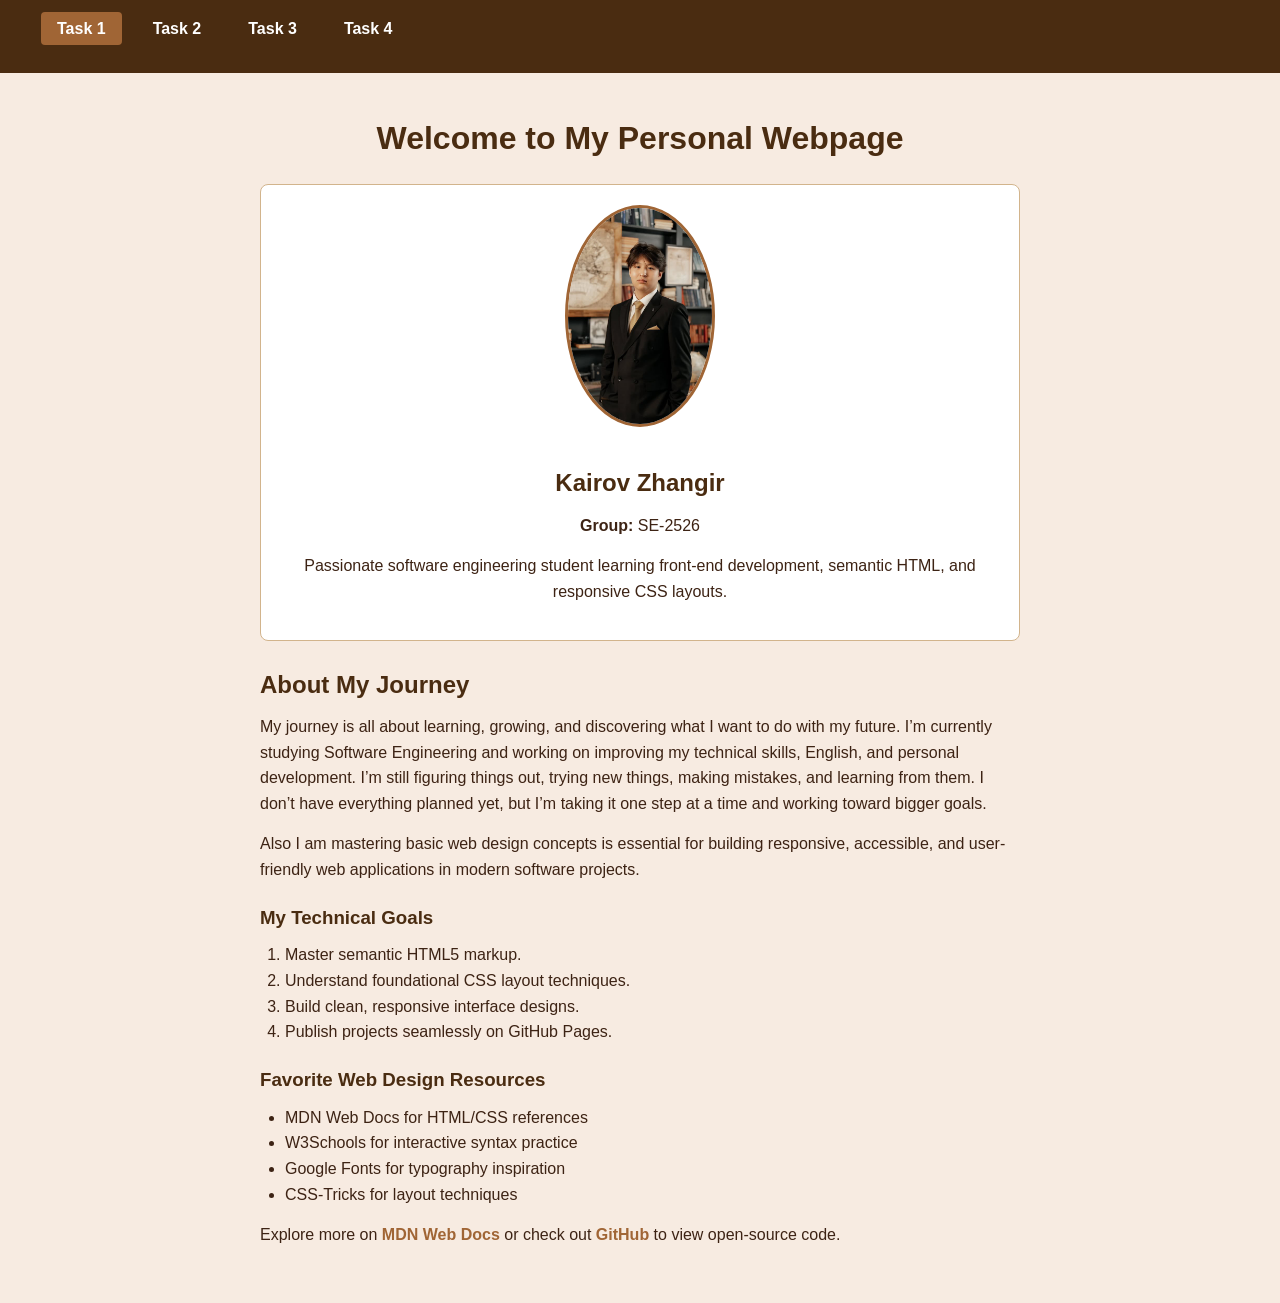
<file: index.html>
<!DOCTYPE html>
<html lang="en">
<head>
  <meta charset="UTF-8">
  <meta name="viewport" content="width=device-width, initial-scale=1.0">
  <title>Task 1: Personal Page</title>
  <link rel="stylesheet" href="styles.css">
</head>
<body>

  <nav class="navbar">
    <ul>
      <li><a href="index.html" class="active">Task 1</a></li>
      <li><a href="task2.html">Task 2</a></li>
      <li><a href="task3.html">Task 3</a></li>
      <li><a href="task4.html">Task 4</a></li>
    </ul>
  </nav>

  <main class="container">
    <h1 id="main-title">Welcome to My Personal Webpage</h1>
    
    <section class="profile-card">
      <img src="pfp.jpg" alt="Profile Picture" class="profile-img">
      <h2>Kairov Zhangir</h2>
      <p><strong>Group:</strong> SE-2526</p>
      <p>Passionate software engineering student learning front-end development, semantic HTML, and responsive CSS layouts.</p>
    </section>

    <article>
      <h2>About My Journey</h2>
      <p>My journey is all about learning, growing, and discovering what I want to do with my future. I’m currently studying Software Engineering and working on improving my technical skills, English, and personal development. I’m still figuring things out, trying new things, making mistakes, and learning from them. I don’t have everything planned yet, but I’m taking it one step at a time and working toward bigger goals.</p>
      <p>Also I am mastering basic web design concepts is essential for building responsive, accessible, and user-friendly web applications in modern software projects.</p>
      
      <h3>My Technical Goals</h3>
      <ol>
        <li>Master semantic HTML5 markup.</li>
        <li>Understand foundational CSS layout techniques.</li>
        <li>Build clean, responsive interface designs.</li>
        <li>Publish projects seamlessly on GitHub Pages.</li>
      </ol>

      <h3>Favorite Web Design Resources</h3>
      <ul>
        <li>MDN Web Docs for HTML/CSS references</li>
        <li>W3Schools for interactive syntax practice</li>
        <li>Google Fonts for typography inspiration</li>
        <li>CSS-Tricks for layout techniques</li>
      </ul>

      <p>
        Explore more on 
        <a href="https://developer.mozilla.org" target="_blank" rel="noopener">MDN Web Docs</a> 
        or check out 
        <a href="https://github.com" target="_blank" rel="noopener">GitHub</a> to view open-source code.
      </p>
    </article>
  </main>

</body>
</html>
</file>
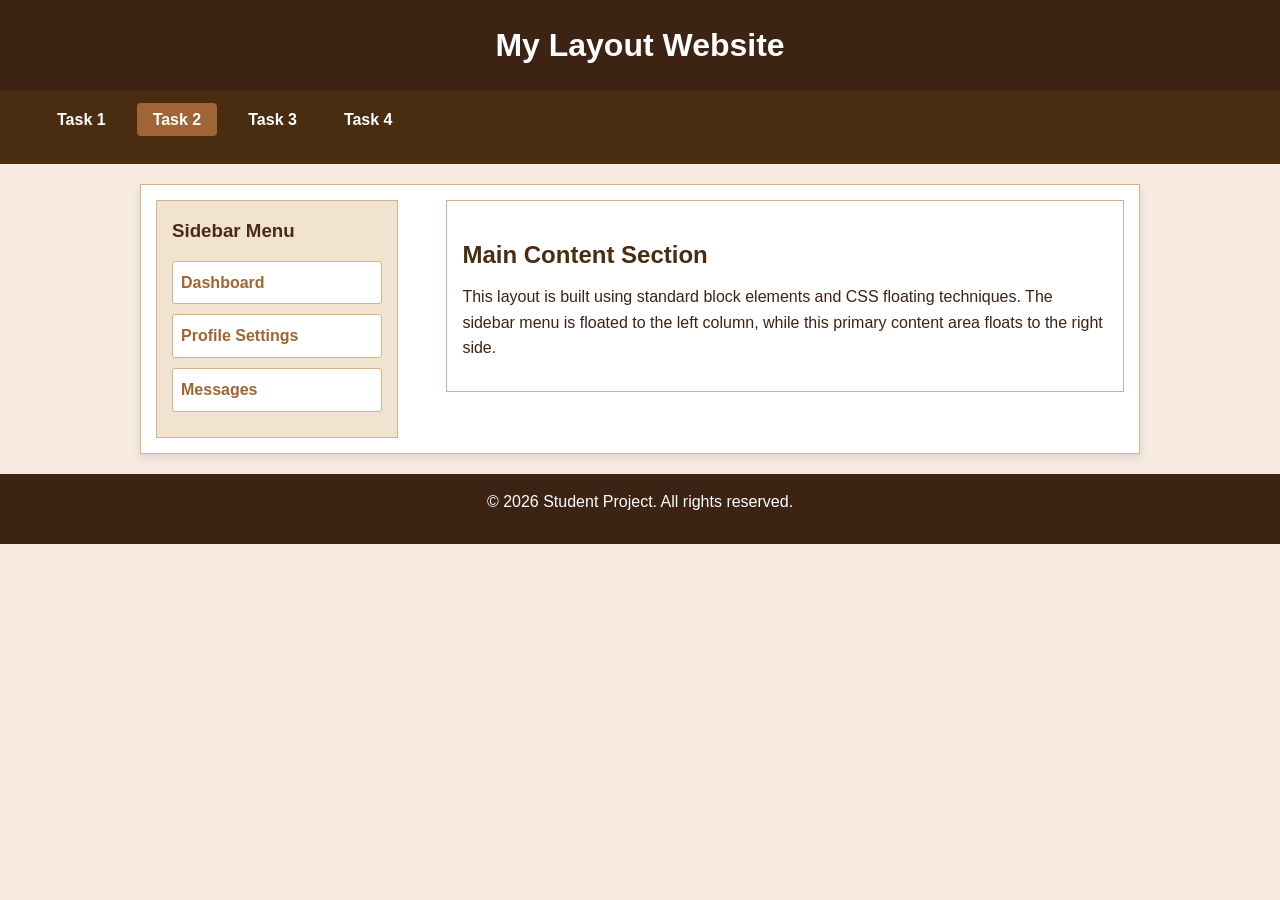
<file: task2.html>
<!DOCTYPE html>
<html lang="en">
<head>
  <meta charset="UTF-8">
  <meta name="viewport" content="width=device-width, initial-scale=1.0">
  <title>Task 2: Webpage Layout</title>
  <link rel="stylesheet" href="styles.css">
</head>
<body>

  <div class="header">
    <h1>My Layout Website</h1>
  </div>

  <div class="navbar">
    <ul>
      <li><a href="index.html">Task 1</a></li>
      <li><a href="task2.html" class="active">Task 2</a></li>
      <li><a href="task3.html">Task 3</a></li>
      <li><a href="task4.html">Task 4</a></li>
    </ul>
  </div>

  <div class="main-container">
    <div class="sidebar">
      <h3>Sidebar Menu</h3>
      <ul>
        <li><a href="#section1">Dashboard</a></li>
        <li><a href="#section2">Profile Settings</a></li>
        <li><a href="#section3">Messages</a></li>
      </ul>
    </div>

    <div class="content">
      <h2>Main Content Section</h2>
      <p>This layout is built using standard block elements and CSS floating techniques. The sidebar menu is floated to the left column, while this primary content area floats to the right side.</p>
    </div>

    <div class="clearfix"></div>
  </div>

  <div class="footer">
    <p>&copy; 2026 Student Project. All rights reserved.</p>
  </div>

</body>
</html>
</file>
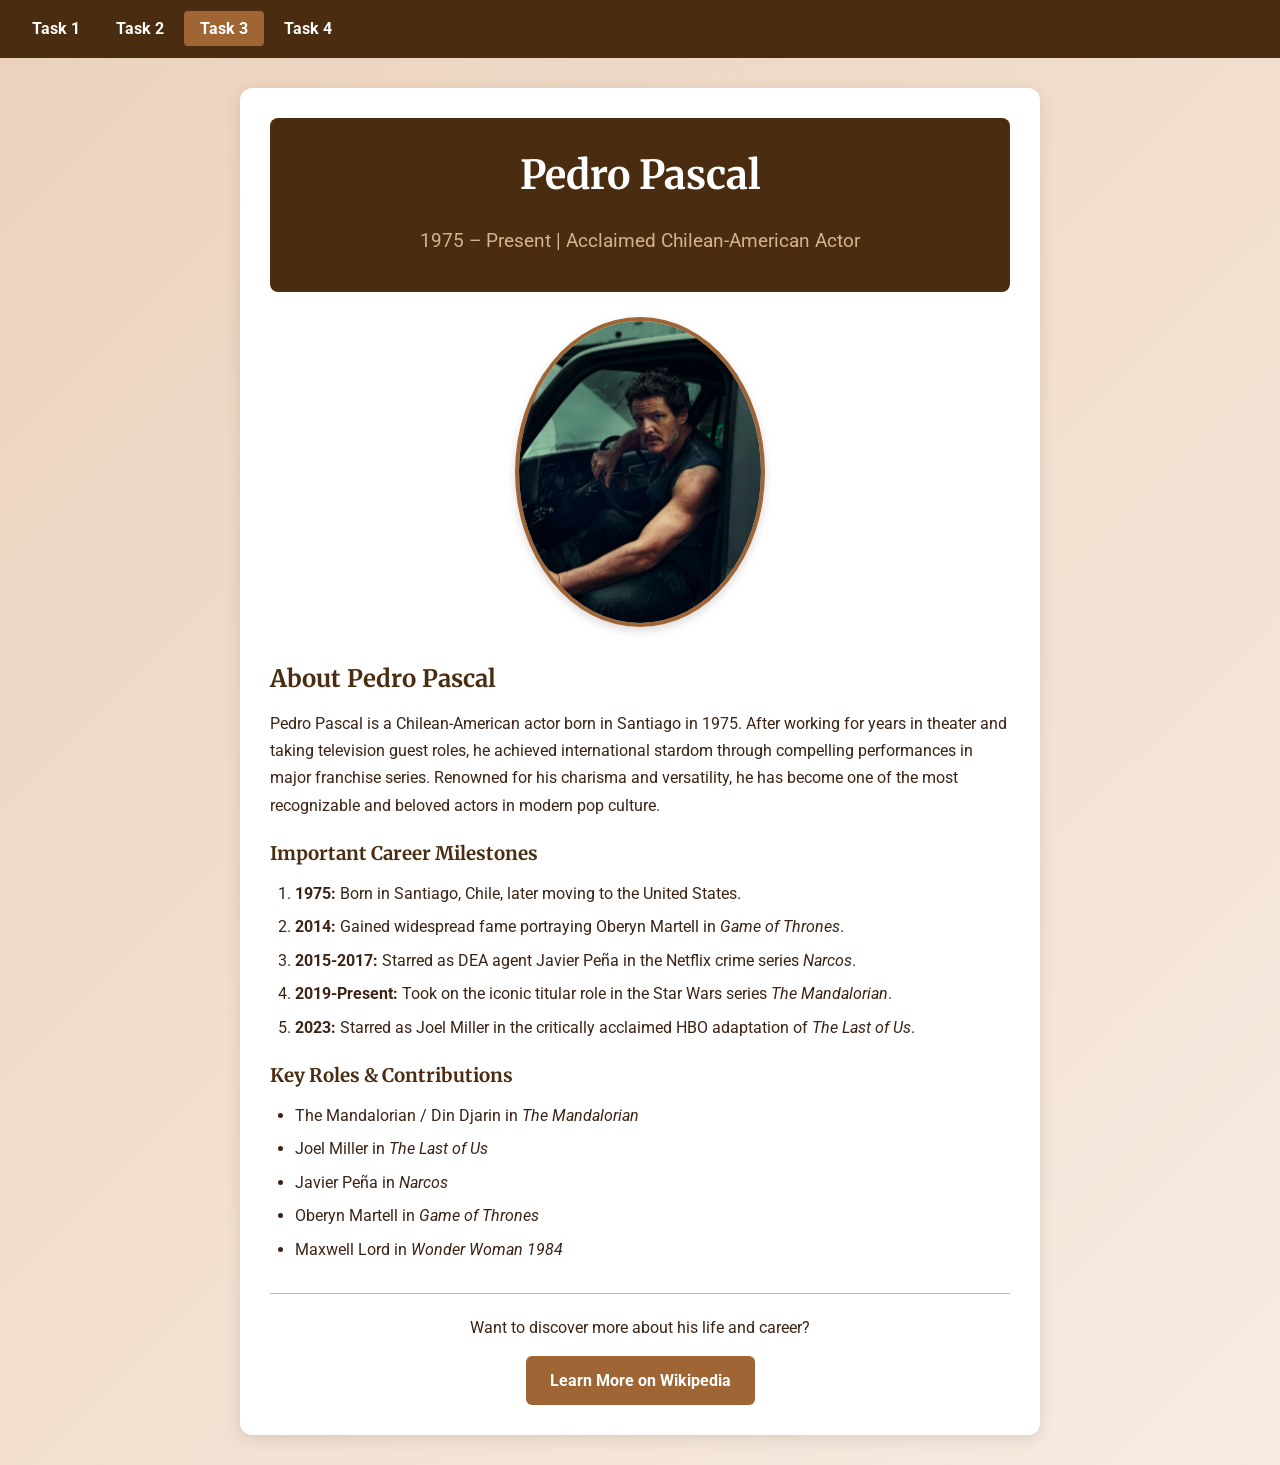
<file: task3.html>
<!DOCTYPE html>
<html lang="en">
<head>
  <meta charset="UTF-8">
  <meta name="viewport" content="width=device-width, initial-scale=1.0">
  <title>Task 3: Tribute Page - Pedro Pascal</title>
  
  <link rel="preconnect" href="https://fonts.googleapis.com">
  <link rel="preconnect" href="https://fonts.gstatic.com" crossorigin>
  <link href="https://fonts.googleapis.com/css2?family=Merriweather:ital,wght@0,400;0,700;1,400&family=Roboto:wght@400;700&display=swap" rel="stylesheet">
  
  <link rel="stylesheet" href="styles.css">
</head>
<body class="tribute-body">

  <nav class="navbar">
    <a href="index.html">Task 1</a>
    <a href="task2.html">Task 2</a>
    <a href="task3.html" class="active">Task 3</a>
    <a href="task4.html">Task 4</a>
  </nav>

  <div class="tribute-container">
    <header class="tribute-header">
      <h1>Pedro Pascal</h1>
      <h3>1975 – Present | Acclaimed Chilean-American Actor</h3>
    </header>

    <section class="tribute-image-section">
      <img src="pedro_forWEB.avif" alt="Portrait of Pedro Pascal" class="tribute-img">
    </section>

    <section class="tribute-content">
      <h2>About Pedro Pascal</h2>
      <p>
        Pedro Pascal is a Chilean-American actor born in Santiago in 1975. 
        After working for years in theater and taking television guest roles, he achieved international stardom through compelling performances in major franchise series. 
        Renowned for his charisma and versatility, he has become one of the most recognizable and beloved actors in modern pop culture.
      </p>

      <h3>Important Career Milestones</h3>
      <ol class="tribute-list">
        <li><strong>1975:</strong> Born in Santiago, Chile, later moving to the United States.</li>
        <li><strong>2014:</strong> Gained widespread fame portraying Oberyn Martell in <em>Game of Thrones</em>.</li>
        <li><strong>2015-2017:</strong> Starred as DEA agent Javier Peña in the Netflix crime series <em>Narcos</em>.</li>
        <li><strong>2019-Present:</strong> Took on the iconic titular role in the Star Wars series <em>The Mandalorian</em>.</li>
        <li><strong>2023:</strong> Starred as Joel Miller in the critically acclaimed HBO adaptation of <em>The Last of Us</em>.</li>
      </ol>

      <h3>Key Roles & Contributions</h3>
      <ul class="tribute-list">
        <li>The Mandalorian / Din Djarin in <em>The Mandalorian</em></li>
        <li>Joel Miller in <em>The Last of Us</em></li>
        <li>Javier Peña in <em>Narcos</em></li>
        <li>Oberyn Martell in <em>Game of Thrones</em></li>
        <li>Maxwell Lord in <em>Wonder Woman 1984</em></li>
      </ul>

      <div class="btn-container">
        <p>Want to discover more about his life and career?</p>
        <a href="https://en.wikipedia.org/wiki/Pedro_Pascal" target="_blank" class="btn">Learn More on Wikipedia</a>
      </div>
    </section>
  </div>

</body>
</html>
</file>
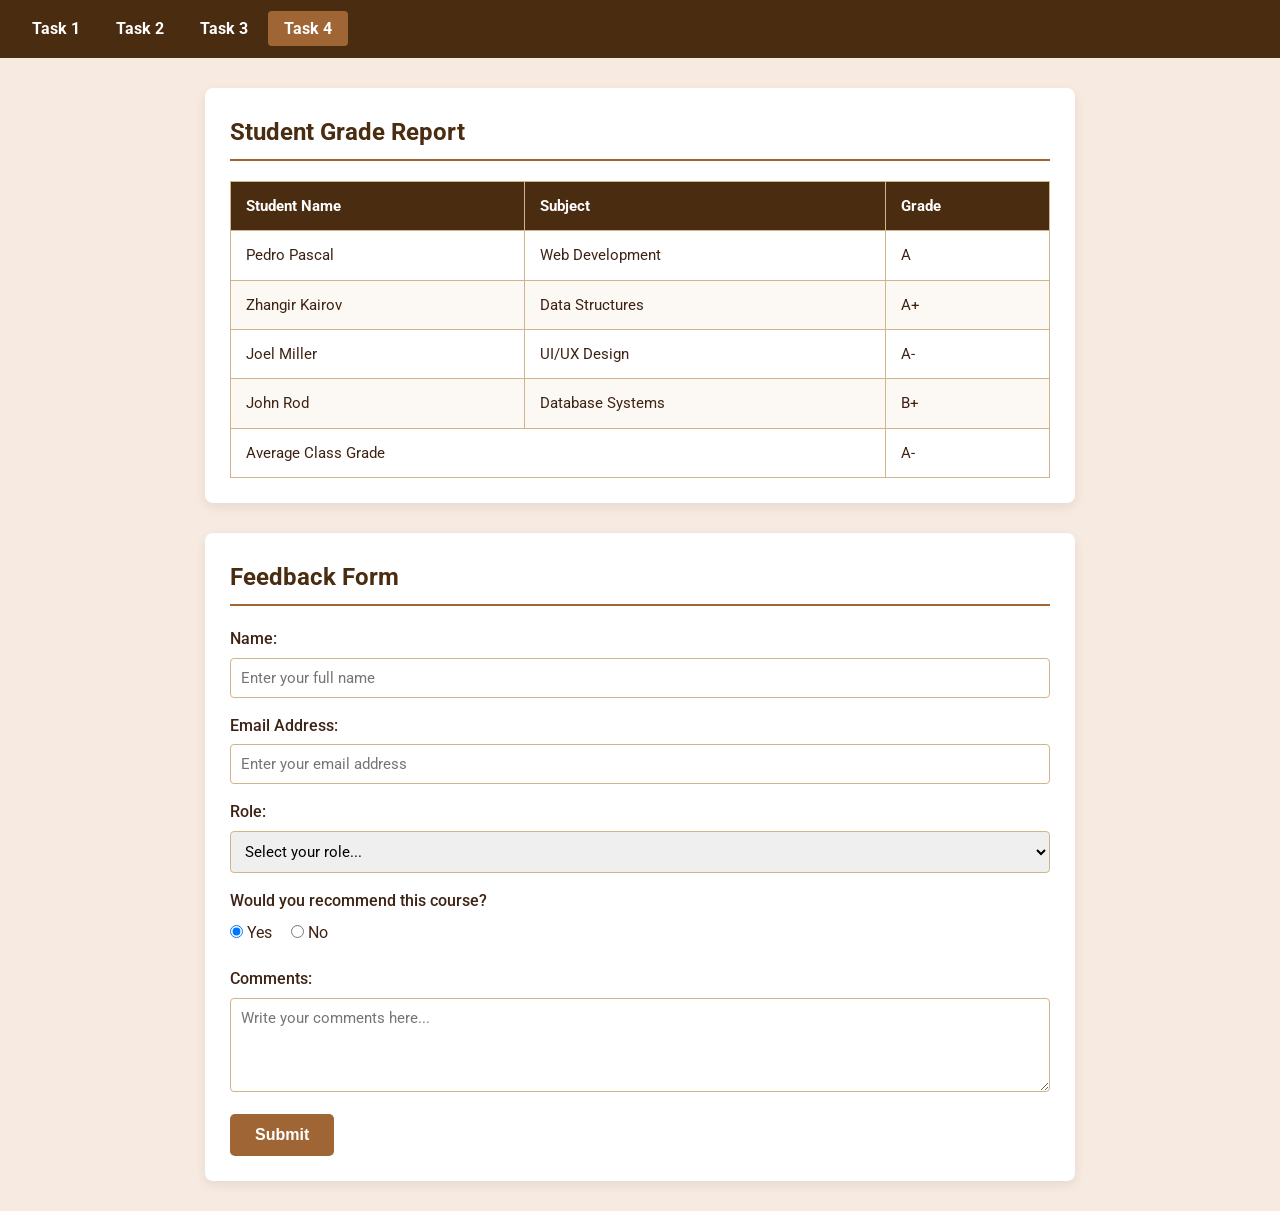
<file: task4.html>
<!DOCTYPE html>
<html lang="en">
<head>
  <meta charset="UTF-8">
  <meta name="viewport" content="width=device-width, initial-scale=1.0">
  <title>Task 4: CSS Table and Form</title>
  
  <link rel="preconnect" href="https://fonts.googleapis.com">
  <link rel="preconnect" href="https://fonts.gstatic.com" crossorigin>
  <link href="https://fonts.googleapis.com/css2?family=Roboto:wght@400;500;700&display=swap" rel="stylesheet">
  
  <link rel="stylesheet" href="styles.css">
</head>
<body class="task4-body">

  <nav class="navbar">
    <a href="index.html">Task 1</a>
    <a href="task2.html">Task 2</a>
    <a href="task3.html">Task 3</a>
    <a href="task4.html" class="active">Task 4</a>
  </nav>

  <div class="task4-container">
    
    <section class="section-block">
      <h2 id="table-heading">Student Grade Report</h2>
      <table class="styled-table">
        <thead>
          <tr>
            <th>Student Name</th>
            <th>Subject</th>
            <th>Grade</th>
          </tr>
        </thead>
        <tbody>
          <tr>
            <td>Pedro Pascal</td>
            <td>Web Development</td>
            <td>A</td>
          </tr>
          <tr class="highlight-row">
            <td>Zhangir Kairov</td>
            <td>Data Structures</td>
            <td>A+</td>
          </tr>
          <tr>
            <td>Joel Miller</td>
            <td>UI/UX Design</td>
            <td>A-</td>
          </tr>
          <tr>
            <td>John Rod</td>
            <td>Database Systems</td>
            <td>B+</td>
          </tr>
          <tr>
            <td colspan="2">Average Class Grade</td>
            <td>A-</td>
          </tr>
        </tbody>
      </table>
    </section>

    <section class="section-block">
      <form id="feedback-form-container" action="#" method="post" class="feedback-form">
        <h2>Feedback Form</h2>
        
        <div class="form-group">
          <label for="fullname">Name:</label>
          <input type="text" id="fullname" name="fullname" placeholder="Enter your full name" required>
        </div>

        <div class="form-group">
          <label for="email">Email Address:</label>
          <input type="email" id="email" name="email" placeholder="Enter your email address" required>
        </div>

        <div class="form-group">
          <label for="role">Role:</label>
          <select id="role" name="role" required>
            <option value="" disabled selected>Select your role...</option>
            <option value="Student">Student</option>
            <option value="Teacher">Teacher</option>
            <option value="Other">Other</option>
          </select>
        </div>

        <div class="form-group">
          <label>Would you recommend this course?</label>
          <div class="radio-group">
            <label><input type="radio" name="recommend" value="Yes" checked> Yes</label>
            <label><input type="radio" name="recommend" value="No"> No</label>
          </div>
        </div>

        <div class="form-group">
          <label for="comments">Comments:</label>
          <textarea id="comments" name="comments" rows="4" placeholder="Write your comments here..."></textarea>
        </div>

        <button type="submit" class="submit-btn">Submit</button>
      </form>
    </section>

  </div>

</body>
</html>
</file>
<file: styles.css>
* {
  box-sizing: border-box;
  margin: 0;
  padding: 0;
}

body {
  font-family: 'Segoe UI', Tahoma, Geneva, Verdana, sans-serif;
  font-size: 16px;
  line-height: 1.6;
  background-color: #f7ebe1;
  color: #3d2314;
}

.navbar {
  background-color: #4a2c11;
  padding: 1rem;
}

.navbar ul {
  list-style: none;
  display: flex;
  gap: 15px;
}

.navbar a {
  color: #ffffff;
  text-decoration: none;
  padding: 8px 16px;
  border-radius: 4px;
}

.navbar a:hover,
.navbar a.active {
  background-color: #a06535;
}

.container {
  max-width: 800px;
  margin: 20px auto;
  padding: 20px;
}

#main-title {
  color: #4a2c11;
  margin-bottom: 20px;
  text-align: center;
}

h2, h3 {
  color: #4a2c11;
  margin-top: 20px;
  margin-bottom: 10px;
}

p {
  margin-bottom: 15px;
}

ol, ul {
  margin-left: 25px;
  margin-bottom: 15px;
}

a {
  color: #a06535;
  text-decoration: none;
  font-weight: bold;
}

a:hover {
  color: #714321;
  text-decoration: underline;
}

.profile-card {
  background-color: #ffffff;
  border: 1px solid #d2b48c;
  border-radius: 8px;
  padding: 20px;
  margin-bottom: 25px;
  text-align: center;
}

.profile-img {
  max-width: 150px;
  width: 100%;
  height: auto;
  border-radius: 50%;
  border: 3px solid #a06535;
  margin-bottom: 10px;
}
.header {
  background-color: #3d2314;
  color: #ffffff;
  padding: 20px;
  text-align: center;
}

.main-container {
  width: 90%;
  max-width: 1000px;
  margin: 20px auto;
  background-color: #ffffff;
  padding: 15px;
  border: 1px solid #d2b48c;
  box-shadow: 0 4px 8px rgba(0, 0, 0, 0.1);
}

.sidebar {
  float: left;
  width: 25%;
  background-color: #f2e2d0;
  padding: 15px;
  border: 1px solid #d2b48c;
}

.sidebar h3 {
  margin-top: 0;
  margin-bottom: 15px;
}

.sidebar ul {
  list-style: none;
  padding: 0;
  margin: 0;
}

.sidebar li {
  margin-bottom: 10px;
}

.sidebar a {
  display: block;
  padding: 8px;
  background-color: #ffffff;
  border-radius: 3px;
  border: 1px solid #d2b48c;
}

.sidebar a:hover {
  background-color: #a06535;
  color: #ffffff;
}

.content {
  float: right;
  width: 70%;
  background-color: #ffffff;
  padding: 15px;
  border: 1px solid #d2b48c;
}

.clearfix {
  clear: both;
}

.footer {
  background-color: #3d2314;
  color: #ffffff;
  text-align: center;
  padding: 15px;
  margin-top: 20px;
}
.tribute-body {
  background: linear-gradient(135deg, #ebd1bb 0%, #f7ebe1 100%);
  font-family: 'Roboto', sans-serif;
}

.tribute-container {
  max-width: 800px;
  margin: 30px auto;
  background-color: #ffffff;
  padding: 30px;
  border-radius: 12px;
  box-shadow: 0 4px 15px rgba(0, 0, 0, 0.1);
}

.tribute-header {
  background-color: #4a2c11;
  color: #ffffff;
  padding: 25px;
  text-align: center;
  border-radius: 8px;
  margin-bottom: 25px;
}

.tribute-header h1 {
  font-family: 'Merriweather', serif;
  font-size: 2.5rem;
  margin-bottom: 8px;
}

.tribute-header h3 {
  font-weight: 400;
  color: #d2b48c;
}

.tribute-image-section {
  text-align: center;
  margin-bottom: 25px;
}

.tribute-img {
  max-width: 250px;
  width: 100%;
  height: auto;
  border-radius: 50%;
  border: 4px solid #a06535;
  box-shadow: 0 4px 10px rgba(0, 0, 0, 0.15);
}

.tribute-content h2, 
.tribute-content h3 {
  font-family: 'Merriweather', serif;
  color: #4a2c11;
  margin-top: 20px;
  margin-bottom: 12px;
}

.tribute-content p {
  line-height: 1.7;
  color: #3d2314;
  margin-bottom: 15px;
}

.tribute-list {
  margin-left: 25px;
  margin-bottom: 20px;
}

.tribute-list li {
  margin-bottom: 8px;
  color: #3d2314;
}

.btn-container {
  text-align: center;
  margin-top: 30px;
  padding-top: 20px;
  border-top: 1px solid #d2b48c;
}

.btn {
  display: inline-block;
  background-color: #a06535;
  color: #ffffff;
  padding: 12px 24px;
  text-decoration: none;
  font-weight: bold;
  border-radius: 6px;
  transition: background-color 0.3s ease;
}

.btn:hover {
  background-color: #714321;
  color: #ffffff;
}

.task4-body {
  background-color: #f7ebe1;
  font-family: 'Roboto', sans-serif;
}

.task4-container {
  max-width: 900px;
  margin: 30px auto;
  padding: 0 15px;
}

.section-block {
  background-color: #ffffff;
  padding: 25px;
  margin-bottom: 30px;
  border-radius: 8px;
  box-shadow: 0 4px 12px rgba(0, 0, 0, 0.08);
}

.section-block h2 {
  color: #4a2c11;
  margin-top: 0;
  margin-bottom: 20px;
  border-bottom: 2px solid #a06535;
  padding-bottom: 8px;
}

.styled-table {
  width: 100%;
  border-collapse: collapse;
  margin-top: 10px;
  font-size: 0.95rem;
}

.styled-table thead tr {
  background-color: #4a2c11;
  color: #ffffff;
  text-align: left;
}

.styled-table th, 
.styled-table td {
  padding: 12px 15px;
  border: 1px solid #d2b48c;
}

.styled-table tbody tr {
  border-bottom: 1px solid #d2b48c;
}

.styled-table tbody tr:nth-of-type(even) {
  background-color: #fcf8f3;
}

.styled-table tbody tr:hover {
  background-color: #f2e2d0;
}

.feedback-form fieldset {
  border: 1px solid #d2b48c;
  border-radius: 6px;
  padding: 20px;
  margin-bottom: 20px;
  background-color: #faf3eb;
}

.feedback-form legend {
  font-weight: bold;
  color: #4a2c11;
  padding: 0 8px;
}

.form-group {
  margin-bottom: 15px;
}

.form-group label {
  display: block;
  font-weight: 500;
  margin-bottom: 6px;
  color: #3d2314;
}

.form-group input[type="text"],
.form-group input[type="email"],
.form-group input[type="number"],
.form-group select,
.form-group textarea {
  width: 100%;
  padding: 10px;
  border: 1px solid #d2b48c;
  border-radius: 4px;
  box-sizing: border-box;
  font-family: inherit;
  font-size: 0.95rem;
}

.form-group input:focus,
.form-group select:focus,
.form-group textarea:focus {
  outline: none;
  border-color: #a06535;
  box-shadow: 0 0 5px rgba(160, 101, 53, 0.4);
}

.radio-group label,
.checkbox-group label {
  display: inline-block;
  margin-right: 15px;
  font-weight: normal;
  cursor: pointer;
}

.submit-btn {
  background-color: #a06535;
  color: #ffffff;
  border: none;
  padding: 12px 25px;
  font-size: 1rem;
  font-weight: bold;
  border-radius: 5px;
  cursor: pointer;
  transition: background-color 0.3s ease;
}

.submit-btn:hover {
  background-color: #714321;
}

.task5-body {
  background-color: #f7ebe1;
  font-family: 'Roboto', sans-serif;
}

.task5-container {
  max-width: 900px;
  margin: 30px auto;
  padding: 0 15px;
}

.wireframe-box {
  background-color: #ffffff;
  border: 2px dashed #a06535;
  padding: 15px;
  border-radius: 6px;
  margin-top: 15px;
  box-sizing: border-box;
}

.wf-header, 
.wf-hero, 
.wf-sidebar, 
.wf-content, 
.wf-footer {
  border: 1px solid #d2b48c;
  color: #3d2314;
  text-align: center;
  font-weight: bold;
  padding: 15px;
  margin-bottom: 10px;
  border-radius: 4px;
  box-sizing: border-box;
}

.wf-header {
  background-color: #4a2c11;
  color: #ffffff;
}

.wf-hero {
  background-color: #a06535;
  color: #ffffff;
}

.wf-main-wrapper {
  margin-bottom: 10px;
}

.wf-sidebar {
  float: left;
  width: 28%;
  min-height: 120px;
  margin-bottom: 0;
  background-color: #f2e2d0;
}

.wf-content {
  float: right;
  width: 70%;
  min-height: 120px;
  margin-bottom: 0;
  background-color: #ebd1bb;
}

.wf-footer {
  background-color: #3d2314;
  color: #ffffff;
  margin-bottom: 0;
}

.plan-list {
  margin-left: 20px;
  line-height: 1.8;
  color: #3d2314;
}
</file>
